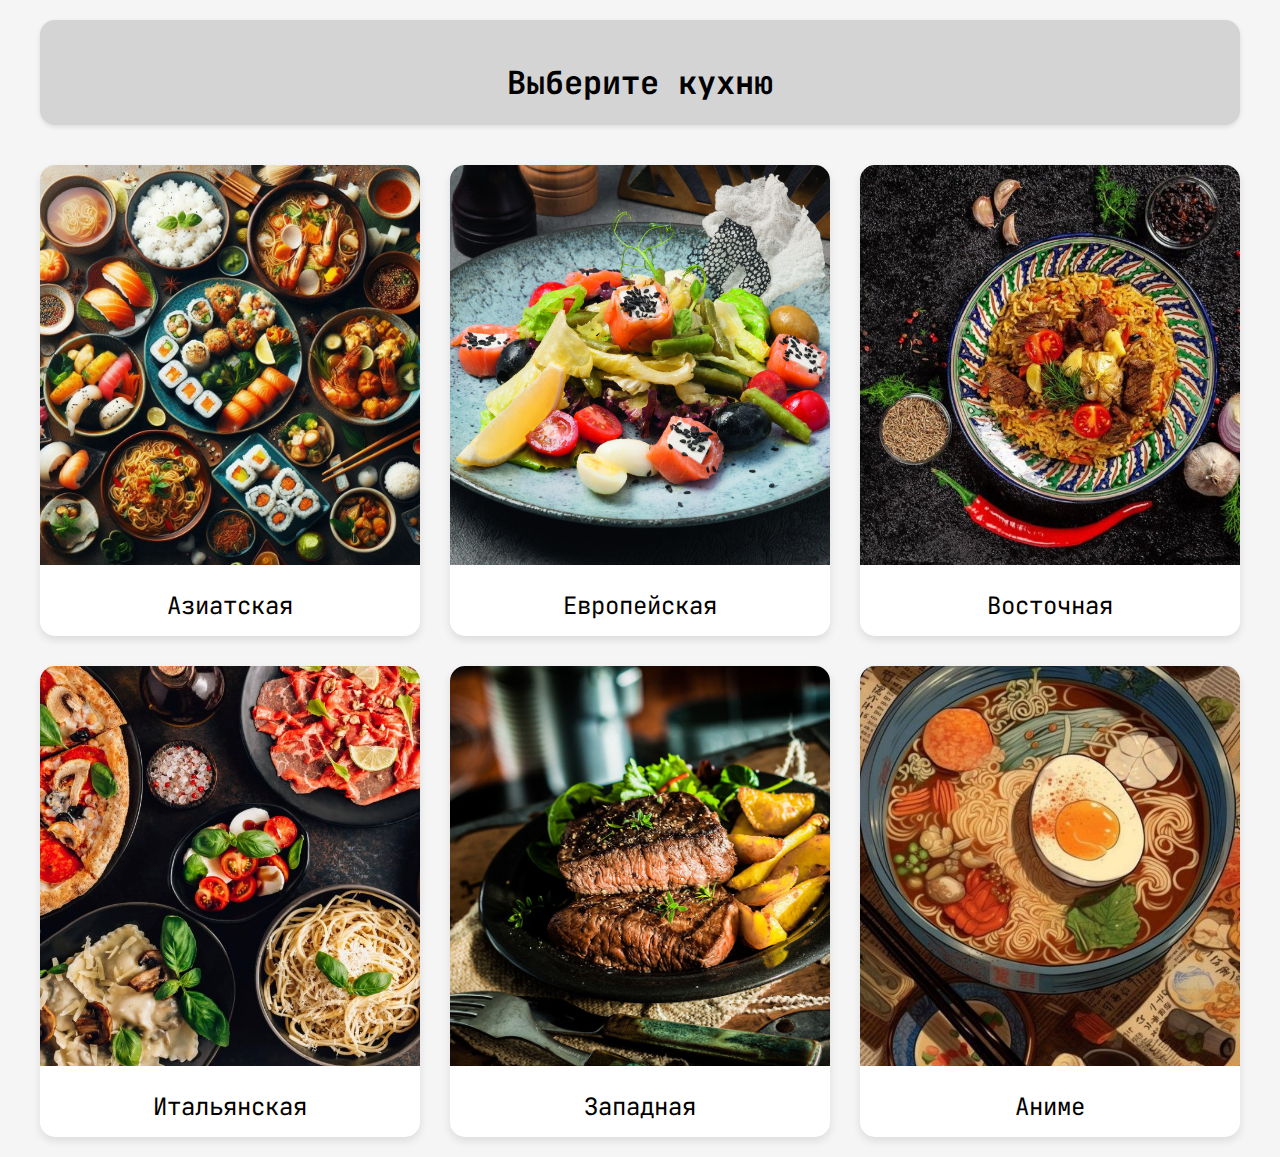
<file: Cooking-front/public/index.html>
<!DOCTYPE html>
<html>
<head>
    <title>Кулинарный сайт</title>
    <link rel="stylesheet" href="style.css">
</head>
<body>
    <div class="container">
        <div class="title"><h1>Выберите кухню</h1></div>
        <div class="cuisine-grid" id="cuisines"></div>
    </div>
    <script src="db.js"></script>
    <script src="script.js"></script>
    <script>
        if (document.querySelector('#cuisines')) {
        console.log('Количество кухонь:', cuisines.length);

        cuisines.forEach(cuisine => {
            console.log('Добавляем кухню:', cuisine.name); 
        });
    }
    </script>
</body>
</html>
</file>
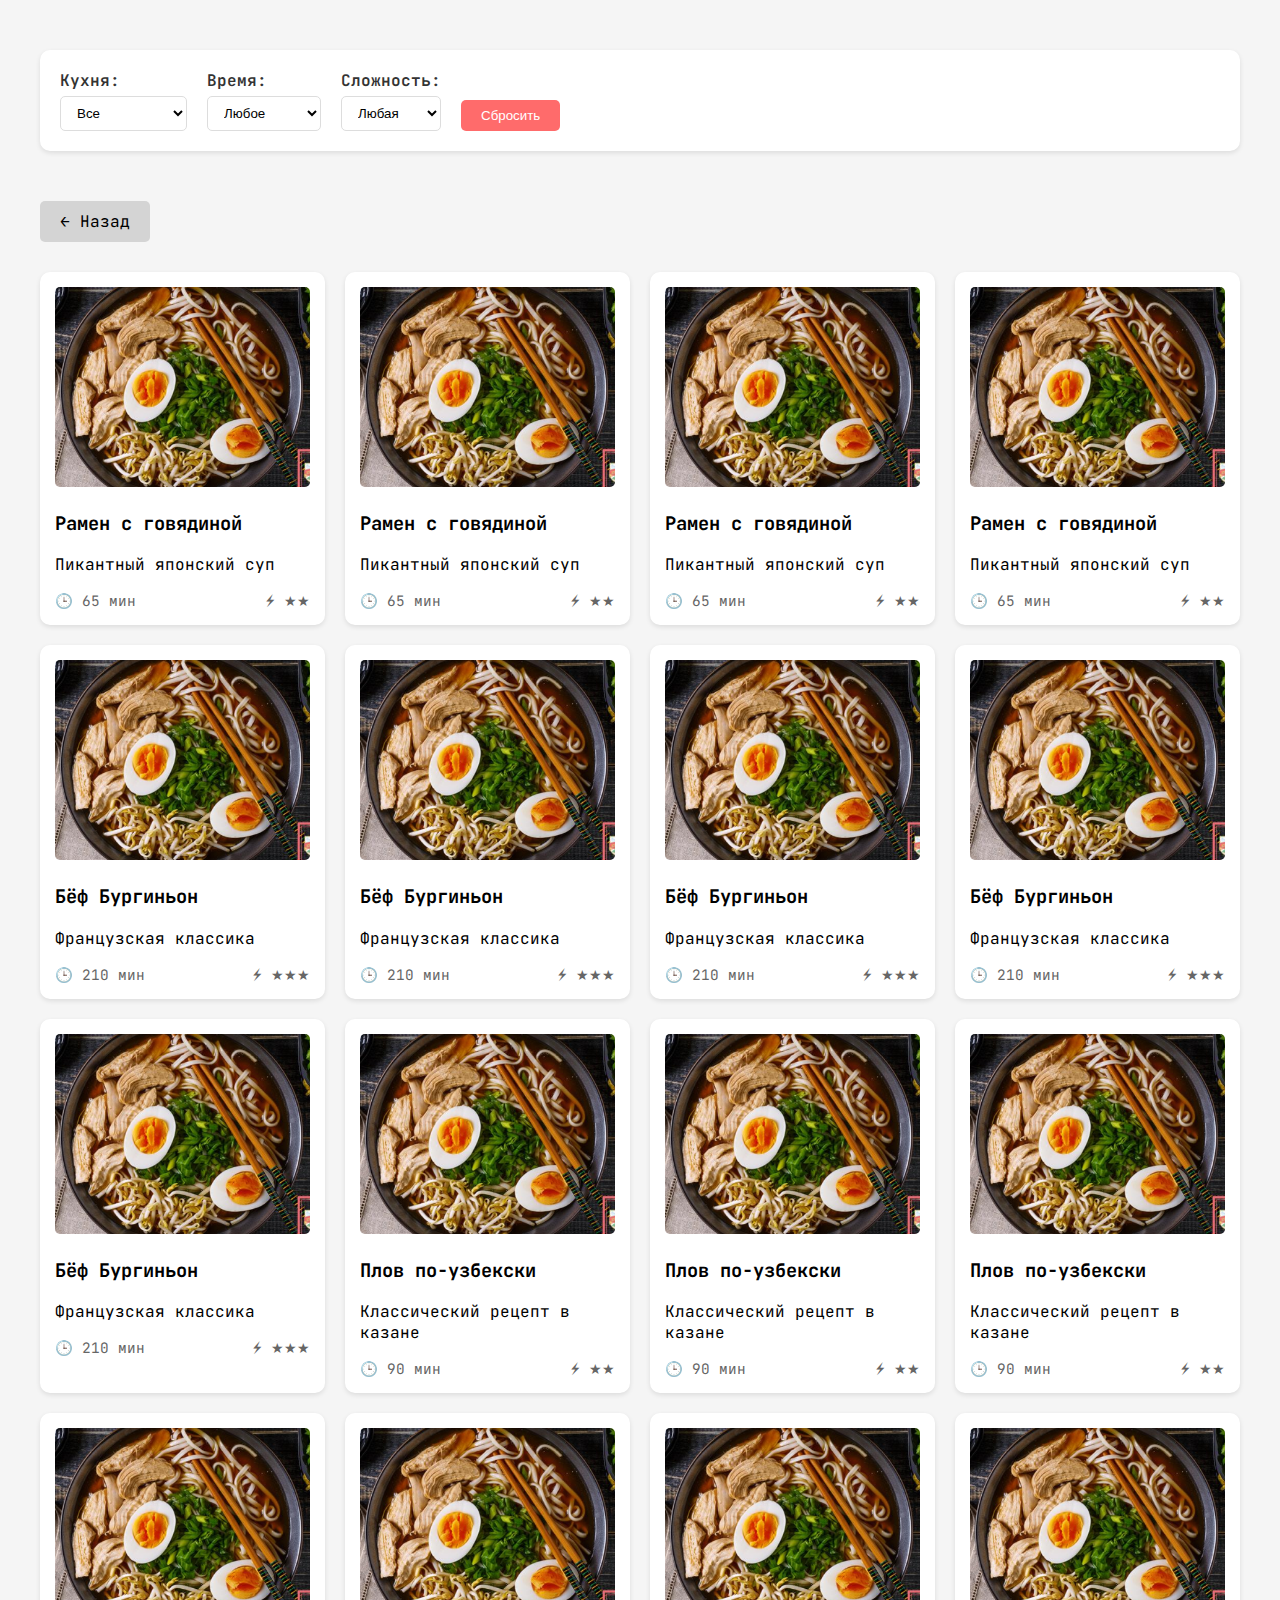
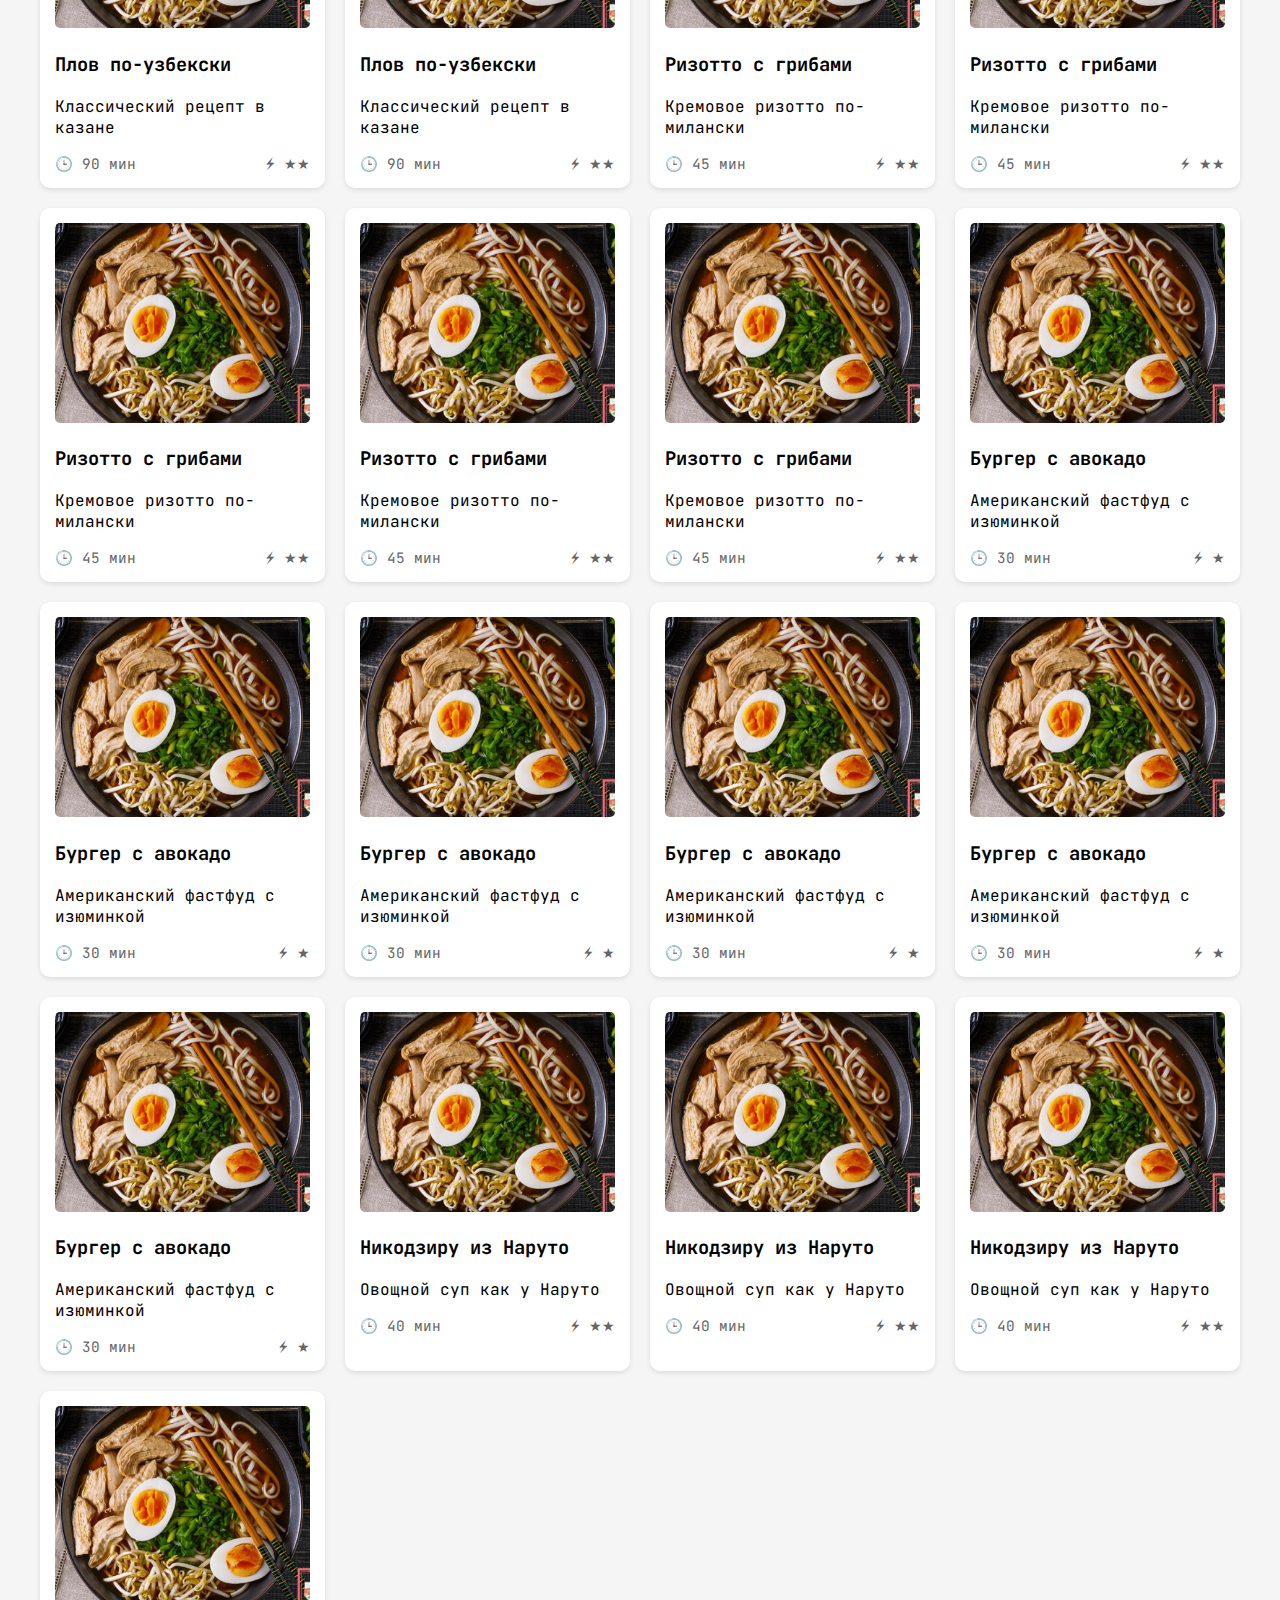
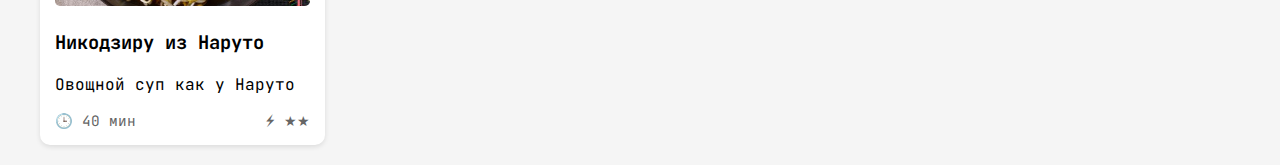
<file: Cooking-front/public/moin.html>
<!DOCTYPE html>
<html>
<head>
    <title>Все рецепты</title>
    <link rel="stylesheet" href="style.css">
</head>
<body>
    <div class="container">
        <div class="filters">
            <div class="filter-group">
                 <label>Кухня:</label>
                <select id="cuisineFilter">
                    <option value="all">Все</option>
                    <option value="1">Азиатская</option>
                    <option value="2">Европейская</option>
                    <option value="3">Восточная</option>
                    <option value="4">Итальянская</option>
                    <option value="5">Западная</option>
                    <option value="6">Аниме</option>
                </select> 
            </div>

            <div class="filter-group">
                <label>Время:</label>
                <select id="timeFilter">
                    <option value="all">Любое</option>
                    <option value="30">До 30 мин</option>
                    <option value="60">До 1 часа</option>
                    <option value="120">До 2 часов</option>
                </select>
            </div>

            <div class="filter-group">
                <label>Сложность:</label>
                <select id="difficultyFilter">
                    <option value="all">Любая</option>
                    <option value="1">Легко</option>
                    <option value="2">Средне</option>
                    <option value="3">Сложно</option>
                </select>
            </div>

            <button class="reset-filters">Сбросить</button>
        </div>
        <a href="index.html" class="back-button">← Назад</a>
        <div id="recipes" class="recipes-grid"></div>
    </div>
    <script src="db.js"></script>
    <script src="script.js"></script>
</body>
</html>
</file>
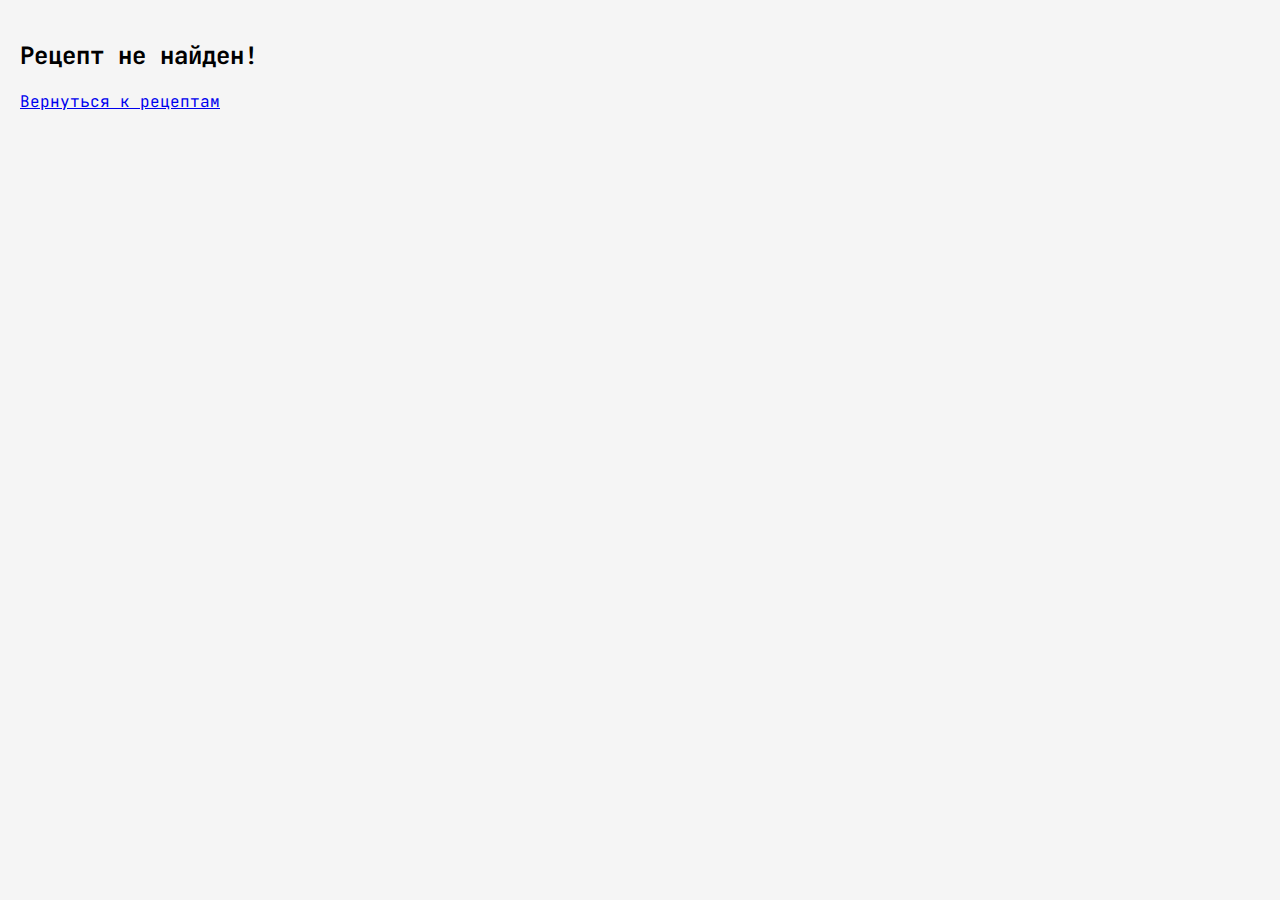
<file: Cooking-front/public/recipe.html>
<!DOCTYPE html>
<html>
<head>
    <title>Рецепт</title>
    <link rel="stylesheet" href="style.css">
</head>
<body>
    <div class="container">
        <div class="recipe-detail">
            <h1 id="recipe-title"></h1>
            <img id="recipe-image" class="detail-image">
            
            <div class="meta-info">
                <span>🕒 <span id="recipe-time"></span> мин</span>
                <span>⚡ Сложность: <span id="recipe-difficulty"></span></span>
                <span>🍽️ <span id="recipe-type"></span></span>
            </div>

            <div class="ingredients-section">
                <h2>Ингредиенты</h2>
                <ul id="recipe-ingredients"></ul>
            </div>

            <div class="steps-section">
                <h2>Приготовление</h2>
                <ol id="recipe-steps"></ol>
            </div>

            <a href="moin.html" class="back-button">← Назад</a>
        </div>
    </div>
    <script src="db.js"></script>
    <script src="script.js"></script>
</body>
</html>
</file>
<file: Cooking-front/public/style.css>
/* Общие стили */
@import url('https://fonts.googleapis.com/css2?family=JetBrains+Mono:ital,wght@0,100..800;1,100..800&display=swap');

body {
    font-family: "JetBrains Mono", serif;
    margin: 0;
    padding: 20px;
    background: #f5f5f5;
}

.container {
    max-width: 1200px;
    margin: 0 auto;
}

/* Главная страница */
.cuisine-grid {
    display: grid;
    grid-template-columns: repeat(auto-fill, minmax(300px, 1fr));
    gap: 30px;
    margin-top: 40px;
}

.cuisine-card {
    height: 471px;
    background: white;
    border-radius: 15px;
    overflow: hidden;
    box-shadow: 0 4px 8px rgba(0,0,0,0.1);
    transition: transform 0.3s;
    text-decoration: none;
    color: inherit;
}

.cuisine-card:hover {
    transform: translateY(-10px);
}

.cuisine-image {
    width: 100%;
    height: 400px;
    object-fit: cover;
}

.cuisine-title {
    padding: 20px;
    text-align: center;
    font-size: 1.5em;
}

/* Страница рецептов */
.recipes-grid {
    display: grid;
    grid-template-columns: repeat(auto-fill, minmax(250px, 1fr));
    gap: 20px;
    margin-top: 30px;
}

.recipe-card {
    background: white;
    border-radius: 10px;
    padding: 15px;
    box-shadow: 0 2px 5px rgba(0,0,0,0.1);
    cursor: pointer;
    transition: transform 0.2s;
}

.recipe-card:hover {
    transform: translateY(-5px);
}

.recipe-card img {
    width: 100%;
    height: 200px;
    object-fit: cover;
    border-radius: 5px;
}

.recipe-details {
    margin-top: 30px;
    background: white;
    padding: 20px;
    border-radius: 10px;
    box-shadow: 0 2px 5px rgba(0,0,0,0.1);
}

.title{
    width: 1160px;
    height: 65px;
    background-color: #d4d4d4;
    border-radius: 15px;
    box-shadow: 0 2px 5px rgba(0,0,0,0.1);
    text-align: center;
    padding: 20px;
    border: none;
}

/* Стили для страницы рецепта */
.details-image {
    max-width: 600px;
    width: 100%;
    height: 400px;
    object-fit: cover;
    border-radius: 10px;
    margin: 20px 0;
}

#recipe-ingredients {
    columns: 2;
    margin: 20px 0;
}

#recipe-ingredients li {
    margin-bottom: 8px;
}

.back-button {
    display: inline-block;
    padding: 10px 20px;
    background: #d4d4d4;
    color: black;
    text-decoration: none;
    border-radius: 5px;
    margin-top: 20px;
}

.back-button:hover {
    background: #d4d4d4;
}

/* Стили для фильтров */
.filters {
    display: flex;
    flex-wrap: wrap;
    gap: 20px;
    margin: 30px 0;
    padding: 20px;
    background: #fff;
    border-radius: 10px;
    box-shadow: 0 2px 5px rgba(0,0,0,0.1);
}

.filter-group {
    display: flex;
    flex-direction: column;
    gap: 5px;
}

.filter-group label {
    font-weight: 600;
    color: #333;
}

.filter-group select {
    padding: 8px 12px;
    border: 1px solid #ddd;
    border-radius: 5px;
    background: #fff;
}

.reset-filters {
    align-self: flex-end;
    padding: 8px 20px;
    background: #ff6b6b;
    color: white;
    border: none;
    border-radius: 5px;
    cursor: pointer;
    transition: background 0.3s;
}

.reset-filters:hover {
    background: #ff5252;
}

/* Дополнительные стили */
.recipe-meta {
    display: flex;
    justify-content: space-between;
    margin-top: 15px;
    color: #666;
    font-size: 0.9em;
}

.no-results {
    text-align: center;
    padding: 50px;
    color: #666;
}

.no-results h3 {
    margin-bottom: 10px;
    color: #444;
}

/* Дополнения к предыдущим стилям */
.recipe-detail {
    background: white;
    padding: 2rem;
    border-radius: 10px;
    box-shadow: 0 2px 10px rgba(0,0,0,0.1);
    max-width: 800px;
    margin: 0 auto;
}

.detail-image {
    width: 100%;
    height: 400px;
    object-fit: cover;
    border-radius: 8px;
    margin: 1rem 0;
}

.meta-info {
    display: flex;
    gap: 1.5rem;
    margin: 1rem 0;
    color: #666;
}

.ingredients-section, .steps-section {
    margin: 2rem 0;
}

.ingredients-section ul {
    columns: 2;
    list-style-type: none;
    padding: 0;
}

.ingredients-section li {
    margin-bottom: 0.8rem;
    padding-left: 1.5rem;
    position: relative;
}

.ingredients-section li:before {
    content: "•";
    color: #ff6b6b;
    position: absolute;
    left: 0;
}

.steps-section ol {
    counter-reset: step-counter;
    list-style: none;
    padding: 0;
}

.steps-section li {
    counter-increment: step-counter;
    margin-bottom: 1.5rem;
    padding-left: 2.5rem;
    position: relative;
    line-height: 1.6;
}

.steps-section li:before {
    content: counter(step-counter);
    position: absolute;
    left: 0;
    background: #ff6b6b;
    color: white;
    width: 24px;
    height: 24px;
    border-radius: 50%;
    text-align: center;
    line-height: 24px;
}
</file>
